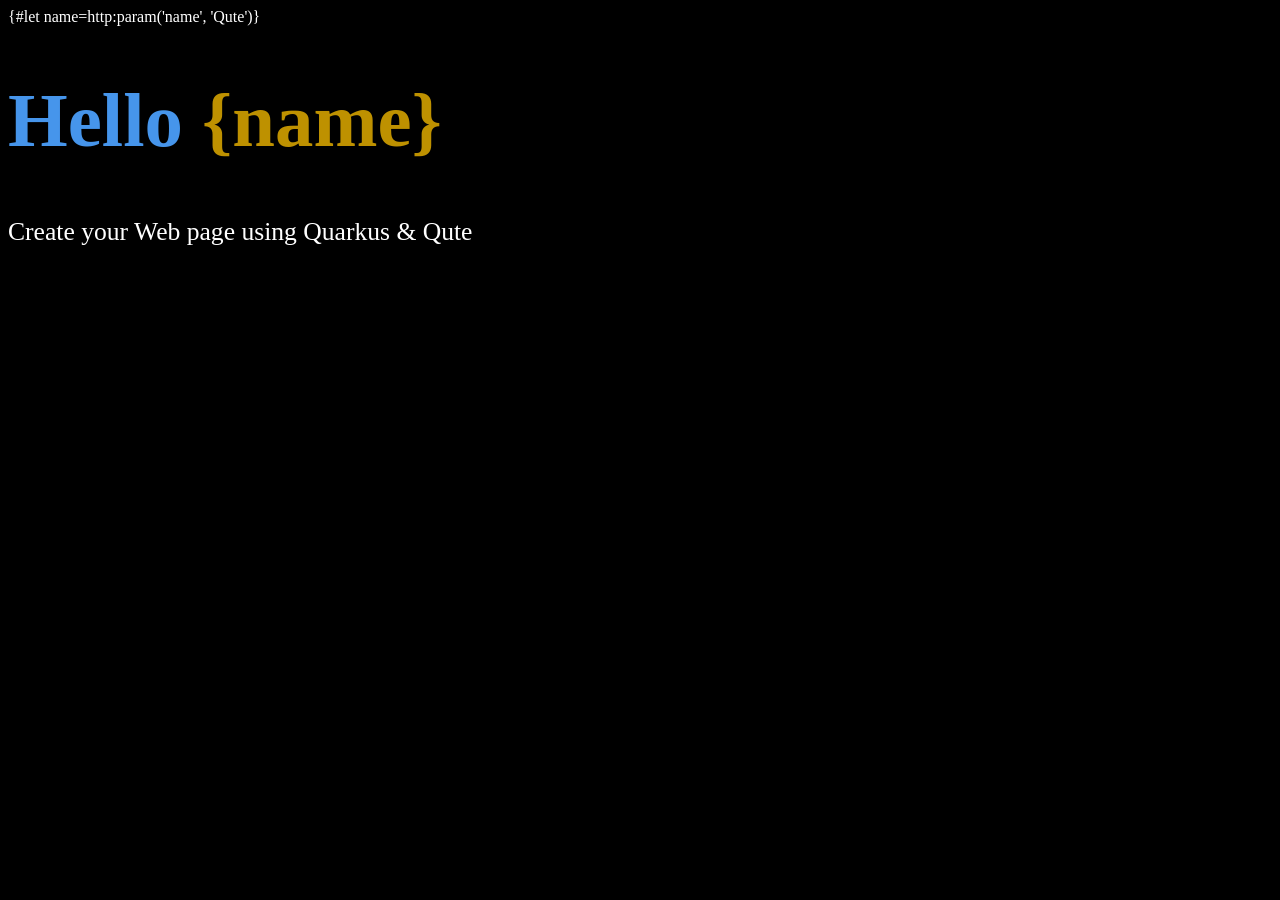
<file: code-with-quarkus/src/main/resources/templates/pub/some-page.html>
{#let name=http:param('name', 'Qute')}
<!DOCTYPE html>
<html>
<head>
    <meta charset="UTF-8">
    <title>Hello {name}</title>
    <style>
        body {
            background-color: #000;
            color: #fff;
        }
        h1 {
            color: #4695EB;
            font-size: 6vw;
        }

        h1 b {
            color: #be9100;
        }

        p {
            font-size: 2vw;
        }
    </style>
</head>
<body>
<h1>Hello <b>{name}</b></h1>

<p>Create your Web page using Quarkus & Qute</p>
</body>
</html>
</file>
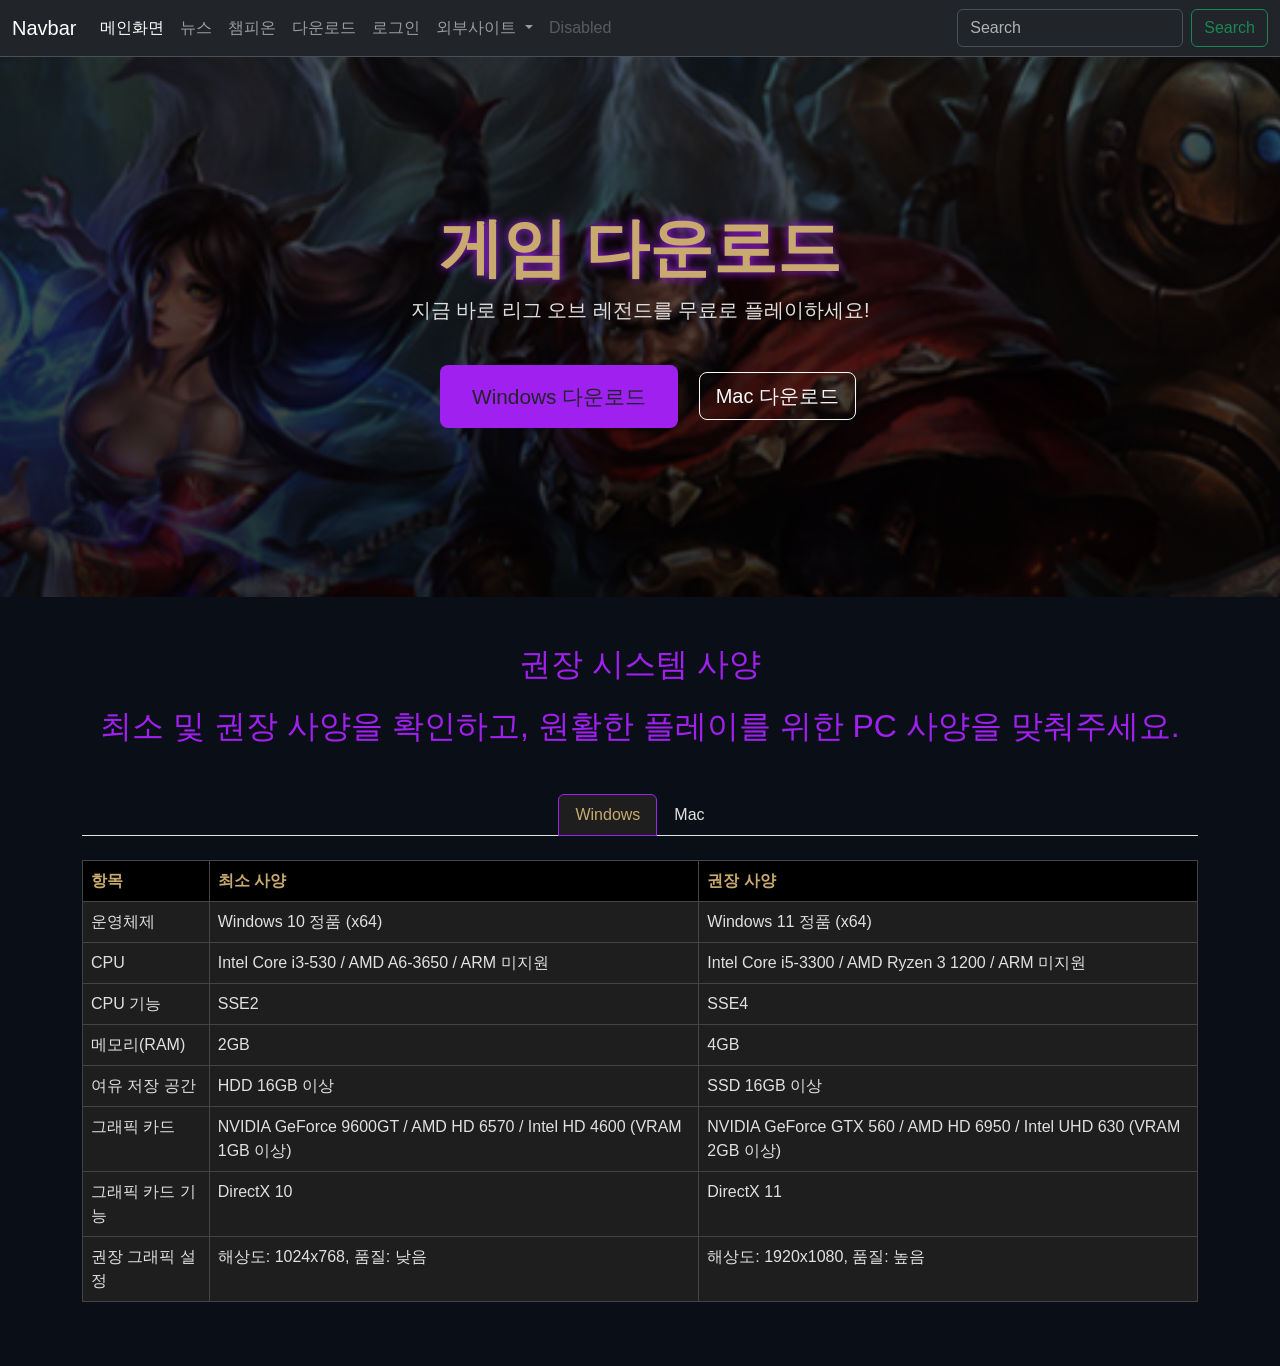
<file: code-with-quarkus/src/main/resources/META-INF/resources/main_page_sub/download.html>
<!DOCTYPE html>
<html lang="ko">

<head>
    <meta charset="UTF-8">
    <meta name="viewport" content="width=device-width, initial-scale=1.0">
    <title>League of Legends - 메인 페이지</title>
    <!-- Bootstrap 5 CDN -->
    <link href="https://cdn.jsdelivr.net/npm/bootstrap@5.3.0/dist/css/bootstrap.min.css" rel="stylesheet">
    <script src="https://cdn.jsdelivr.net/npm/bootstrap@5.3.0/dist/js/bootstrap.bundle.min.js"></script>
    <link rel="stylesheet" href="../css/download.css">



</head>

<body>
    <!-- 헤더 (Navbar) -->
    <nav class="navbar navbar-expand-lg bg-dark border-bottom border-body" data-bs-theme="dark">
        <div class="container-fluid">
            <a class="navbar-brand" href="#">Navbar</a>
            <button class="navbar-toggler" type="button" data-bs-toggle="collapse"
                data-bs-target="#navbarSupportedContent" aria-controls="navbarSupportedContent" aria-expanded="false"
                aria-label="Toggle navigation">
                <span class="navbar-toggler-icon"></span>
            </button>
            <div class="collapse navbar-collapse" id="navbarSupportedContent">
                <ul class="navbar-nav me-auto mb-2 mb-lg-0">
                    <li class="nav-item">
                        <a class="nav-link active" aria-current="page" href="../main_index.html">메인화면</a>
                    </li>
                    <li class="nav-item">
                        <a class="nav-link" href="../resources/main_page_sub/news.html">뉴스</a>
                    </li>
                    <li class="nav-item">
                        <a class="nav-link" href="https://www.leagueoflegends.com/ko-kr/champions/">챔피온</a>
                    </li>
                    <li class="nav-item">
                        <a class="nav-link" href="download.html">다운로드</a>
                    </li>
                    <li class="nav-item">
                        <a class="nav-link" href="../login/login.html">로그인</a>
                    </li>
                    <li class="nav-item dropdown">
                        <a class="nav-link dropdown-toggle" href="#" role="button" data-bs-toggle="dropdown"
                            aria-expanded="false">
                            외부사이트
                        </a>
                        <ul class="dropdown-menu">
                            <li><a class="dropdown-item" href="#">LOL공식웹사이트</a></li>
                            <li><a class="dropdown-item" href="#">LOL커뮤니티</a></li>
                            <li>
                                <hr class="dropdown-divider">
                            </li>
                            <li><a class="dropdown-item" href="#">외부웹</a></li>
                        </ul>
                    </li>
                    <li class="nav-item">
                        <a class="nav-link disabled" aria-disabled="true">Disabled</a>
                    </li>
                </ul>
                <form class="d-flex" role="search">
                    <input class="form-control me-2" type="search" placeholder="Search" aria-label="Search" />
                    <button class="btn btn-outline-success" type="submit">Search</button>
                </form>
            </div>
        </div>
    </nav>

    <!-- 히어로 배너 (공식 페이지 스타일) -->
    <section class="hero">
        <div class="container">
            <h1>게임 다운로드</h1>
            <p class="lead mb-4">지금 바로 리그 오브 레전드를 무료로 플레이하세요!</p>
            <a href="../pds/lll.exe" class="btn btn-download btn-lg" target="_blank">Windows
                다운로드</a>
            <a href="#" class="btn btn-outline-light btn-lg" target="_blank">Mac 다운로드</a>
        </div>
    </section>

    <!-- 시스템 사양 섹션 -->
    <section class="container my-5">
        <h2 class="text-center mb-4 accent-purple">권장 시스템 사양</h2>
        <h2 class="text-center mb-5 accent-purple">최소 및 권장 사양을 확인하고, 원활한 플레이를 위한 PC 사양을 맞춰주세요.</h2>

        <!-- 탭: Windows / Mac (첨부 이미지처럼) -->
        <ul class="nav nav-tabs justify-content-center mb-4" id="osTabs" role="tablist">
            <li class="nav-item" role="presentation">
                <button class="nav-link active" id="windows-tab" data-bs-toggle="tab" data-bs-target="#windows"
                    type="button" role="tab">Windows</button>
            </li>
            <li class="nav-item" role="presentation">
                <button class="nav-link" id="mac-tab" data-bs-toggle="tab" data-bs-target="#mac" type="button"
                    role="tab">Mac</button>
            </li>
        </ul>

        <div class="tab-content">
            <!-- Windows 탭 -->
            <div class="tab-pane fade show active" id="windows" role="tabpanel">
                <div class="table-responsive">
                    <table class="table table-bordered table-hover">
                        <thead>
                            <tr>
                                <th>항목</th>
                                <th>최소 사양</th>
                                <th>권장 사양</th>
                            </tr>
                        </thead>
                        <tbody>
                            <tr>
                                <td>운영체제</td>
                                <td>Windows 10 정품 (x64)</td>
                                <td>Windows 11 정품 (x64)</td>
                            </tr>
                            <tr>
                                <td>CPU</td>
                                <td>Intel Core i3-530 / AMD A6-3650 / ARM 미지원</td>
                                <td>Intel Core i5-3300 / AMD Ryzen 3 1200 / ARM 미지원</td>
                            </tr>
                            <tr>
                                <td>CPU 기능</td>
                                <td>SSE2</td>
                                <td>SSE4</td>
                            </tr>
                            <tr>
                                <td>메모리(RAM)</td>
                                <td>2GB</td>
                                <td>4GB</td>
                            </tr>
                            <tr>
                                <td>여유 저장 공간</td>
                                <td>HDD 16GB 이상</td>
                                <td>SSD 16GB 이상</td>
                            </tr>
                            <tr>
                                <td>그래픽 카드</td>
                                <td>NVIDIA GeForce 9600GT / AMD HD 6570 / Intel HD 4600 (VRAM 1GB 이상)</td>
                                <td>NVIDIA GeForce GTX 560 / AMD HD 6950 / Intel UHD 630 (VRAM 2GB 이상)</td>
                            </tr>
                            <tr>
                                <td>그래픽 카드 기능</td>
                                <td>DirectX 10</td>
                                <td>DirectX 11</td>
                            </tr>
                            <tr>
                                <td>권장 그래픽 설정</td>
                                <td>해상도: 1024x768, 품질: 낮음</td>
                                <td>해상도: 1920x1080, 품질: 높음</td>
                            </tr>
                        </tbody>
                    </table>
                </div>
            </div>

            <!-- Mac 탭 (실제 사양 기반, 간단히 예시) -->
            <div class="tab-pane fade" id="mac" role="tabpanel">
                <div class="table-responsive">
                    <table class="table table-bordered table-hover">
                        <thead>
                            <tr>
                                <th>항목</th>
                                <th>최소 사양</th>
                                <th>권장 사양</th>
                            </tr>
                        </thead>
                        <tbody>
                            <tr>
                                <td>운영체제</td>
                                <td>macOS 10.15 이상</td>
                                <td>macOS 13 Ventura 이상</td>
                            </tr>
                            <tr>
                                <td>CPU</td>
                                <td>Intel Core i5 또는 Apple M1</td>
                                <td>Apple M2 이상</td>
                            </tr>
                            <tr>
                                <td>메모리(RAM)</td>
                                <td>4GB</td>
                                <td>8GB 이상</td>
                            </tr>
                            <tr>
                                <td>여유 저장 공간</td>
                                <td>SSD 16GB 이상</td>
                                <td>SSD 30GB 이상</td>
                            </tr>
                            <tr>
                                <td>그래픽</td>
                                <td>Metal 지원 GPU</td>
                                <td>Metal 2 지원 GPU</td>
                            </tr>
                        </tbody>
                    </table>
                </div>
            </div>
        </div>
    </section>
</body>

</html>
</file>
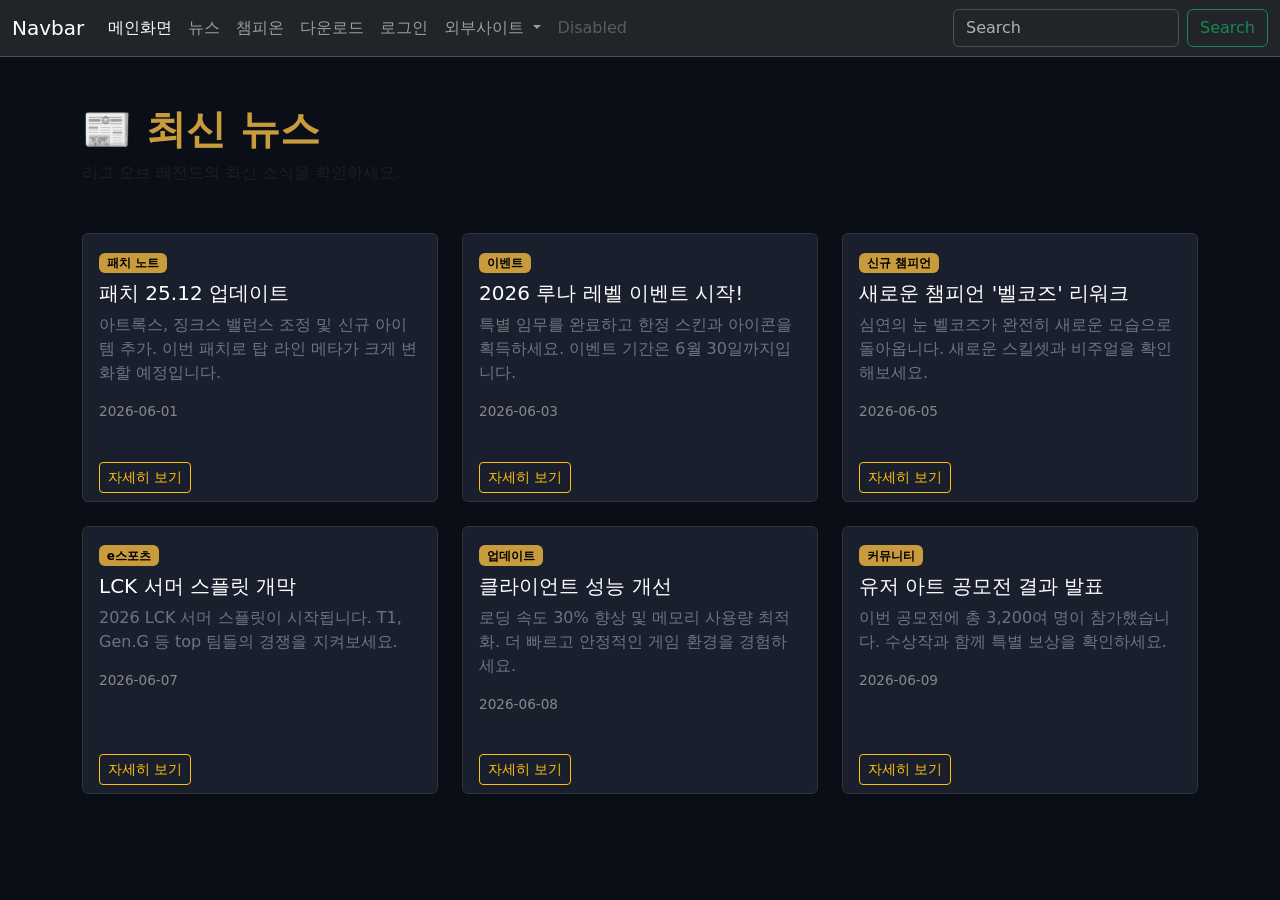
<file: code-with-quarkus/src/main/resources/META-INF/resources/main_page_sub/news.html>
<!DOCTYPE html>
<html lang="ko">

<head>
    <meta charset="UTF-8">
    <meta name="viewport" content="width=device-width, initial-scale=1.0">
    <title>League of Legends - 메인 페이지</title>
    <!-- Bootstrap 5 CDN -->
    <link href="https://cdn.jsdelivr.net/npm/bootstrap@5.3.0/dist/css/bootstrap.min.css" rel="stylesheet">
    <script src="https://cdn.jsdelivr.net/npm/bootstrap@5.3.0/dist/js/bootstrap.bundle.min.js"></script>

    <style>
        body {
            background-color: #0a0e17;
            color: #fff;
        }

        .news-card {
            background-color: #1a1f2e;
            border: 1px solid #333;
            transition: transform 0.2s;
        }

        .news-card:hover {
            transform: translateY(-4px);
            border-color: #c89b3c;
        }

        .badge-category {
            background-color: #c89b3c;
            color: #000;
            font-weight: bold;
        }

        .news-date {
            color: #888;
            font-size: 0.85rem;
        }

        h1 {
            color: #c89b3c;
        }
    </style>
</head>

<body>


    <!-- 헤더 (Navbar) -->
    <nav class="navbar navbar-expand-lg bg-dark border-bottom border-body" data-bs-theme="dark">
        <div class="container-fluid">
            <a class="navbar-brand" href="#">Navbar</a>
            <button class="navbar-toggler" type="button" data-bs-toggle="collapse"
                data-bs-target="#navbarSupportedContent" aria-controls="navbarSupportedContent" aria-expanded="false"
                aria-label="Toggle navigation">
                <span class="navbar-toggler-icon"></span>
            </button>
            <div class="collapse navbar-collapse" id="navbarSupportedContent">
                <ul class="navbar-nav me-auto mb-2 mb-lg-0">
                    <li class="nav-item">
                        <a class="nav-link active" aria-current="page" href="../main_index.html">메인화면</a>
                    </li>
                    <li class="nav-item">
                        <a class="nav-link" href="../resources/main_page_sub/news.html">뉴스</a>
                    </li>
                    <li class="nav-item">
                        <a class="nav-link" href="https://www.leagueoflegends.com/ko-kr/champions/">챔피온</a>
                    </li>
                    <li class="nav-item">
                        <a class="nav-link" href="download.html">다운로드</a>
                    </li>
                    <li class="nav-item">
                        <a class="nav-link" href="../login/login.html">로그인</a>
                    </li>
                    <li class="nav-item dropdown">
                        <a class="nav-link dropdown-toggle" href="#" role="button" data-bs-toggle="dropdown"
                            aria-expanded="false">
                            외부사이트
                        </a>
                        <ul class="dropdown-menu">
                            <li><a class="dropdown-item" href="#">LOL공식웹사이트</a></li>
                            <li><a class="dropdown-item" href="#">LOL커뮤니티</a></li>
                            <li>
                                <hr class="dropdown-divider">
                            </li>
                            <li><a class="dropdown-item" href="#">외부웹</a></li>
                        </ul>
                    </li>
                    <li class="nav-item">
                        <a class="nav-link disabled" aria-disabled="true">Disabled</a>
                    </li>
                </ul>
                <form class="d-flex" role="search">
                    <input class="form-control me-2" type="search" placeholder="Search" aria-label="Search" />
                    <button class="btn btn-outline-success" type="submit">Search</button>
                </form>
            </div>
        </div>
    </nav>

    <div class="container my-5">
        <h1 class="fw-bold mb-2">📰 최신 뉴스</h1>
        <p class="text-muted mb-5">리그 오브 레전드의 최신 소식을 확인하세요.</p>

        <div class="row g-4">
            <!-- 뉴스 1 -->
            <div class="col-md-6 col-lg-4">
                <div class="card news-card h-100 text-white">
                    <div class="card-body">
                        <span class="badge badge-category mb-2">패치 노트</span>
                        <h5 class="card-title">패치 25.12 업데이트</h5>
                        <p class="card-text text-secondary">아트록스, 징크스 밸런스 조정 및 신규 아이템 추가. 이번 패치로 탑 라인 메타가 크게 변화할 예정입니다.
                        </p>
                        <p class="news-date">2026-06-01</p>
                    </div>
                    <div class="card-footer bg-transparent border-0">
                        <a href="#" class="btn btn-outline-warning btn-sm">자세히 보기</a>
                    </div>
                </div>
            </div>

            <!-- 뉴스 2 -->
            <div class="col-md-6 col-lg-4">
                <div class="card news-card h-100 text-white">
                    <div class="card-body">
                        <span class="badge badge-category mb-2">이벤트</span>
                        <h5 class="card-title">2026 루나 레벨 이벤트 시작!</h5>
                        <p class="card-text text-secondary">특별 임무를 완료하고 한정 스킨과 아이콘을 획득하세요. 이벤트 기간은 6월 30일까지입니다.</p>
                        <p class="news-date">2026-06-03</p>
                    </div>
                    <div class="card-footer bg-transparent border-0">
                        <a href="#" class="btn btn-outline-warning btn-sm">자세히 보기</a>
                    </div>
                </div>
            </div>

            <!-- 뉴스 3 -->
            <div class="col-md-6 col-lg-4">
                <div class="card news-card h-100 text-white">
                    <div class="card-body">
                        <span class="badge badge-category mb-2">신규 챔피언</span>
                        <h5 class="card-title">새로운 챔피언 '벨코즈' 리워크</h5>
                        <p class="card-text text-secondary">심연의 눈 벨코즈가 완전히 새로운 모습으로 돌아옵니다. 새로운 스킬셋과 비주얼을 확인해보세요.</p>
                        <p class="news-date">2026-06-05</p>
                    </div>
                    <div class="card-footer bg-transparent border-0">
                        <a href="#" class="btn btn-outline-warning btn-sm">자세히 보기</a>
                    </div>
                </div>
            </div>

            <!-- 뉴스 4 -->
            <div class="col-md-6 col-lg-4">
                <div class="card news-card h-100 text-white">
                    <div class="card-body">
                        <span class="badge badge-category mb-2">e스포츠</span>
                        <h5 class="card-title">LCK 서머 스플릿 개막</h5>
                        <p class="card-text text-secondary">2026 LCK 서머 스플릿이 시작됩니다. T1, Gen.G 등 top 팀들의 경쟁을 지켜보세요.</p>
                        <p class="news-date">2026-06-07</p>
                    </div>
                    <div class="card-footer bg-transparent border-0">
                        <a href="#" class="btn btn-outline-warning btn-sm">자세히 보기</a>
                    </div>
                </div>
            </div>

            <!-- 뉴스 5 -->
            <div class="col-md-6 col-lg-4">
                <div class="card news-card h-100 text-white">
                    <div class="card-body">
                        <span class="badge badge-category mb-2">업데이트</span>
                        <h5 class="card-title">클라이언트 성능 개선</h5>
                        <p class="card-text text-secondary">로딩 속도 30% 향상 및 메모리 사용량 최적화. 더 빠르고 안정적인 게임 환경을 경험하세요.</p>
                        <p class="news-date">2026-06-08</p>
                    </div>
                    <div class="card-footer bg-transparent border-0">
                        <a href="#" class="btn btn-outline-warning btn-sm">자세히 보기</a>
                    </div>
                </div>
            </div>

            <!-- 뉴스 6 -->
            <div class="col-md-6 col-lg-4">
                <div class="card news-card h-100 text-white">
                    <div class="card-body">
                        <span class="badge badge-category mb-2">커뮤니티</span>
                        <h5 class="card-title">유저 아트 공모전 결과 발표</h5>
                        <p class="card-text text-secondary">이번 공모전에 총 3,200여 명이 참가했습니다. 수상작과 함께 특별 보상을 확인하세요.</p>
                        <p class="news-date">2026-06-09</p>
                    </div>
                    <div class="card-footer bg-transparent border-0">
                        <a href="#" class="btn btn-outline-warning btn-sm">자세히 보기</a>
                    </div>
                </div>
            </div>
        </div>
    </div>

    <script src="https://cdn.jsdelivr.net/npm/bootstrap@5.3.0/dist/js/bootstrap.bundle.min.js"></script>
</body>

</html>
</file>
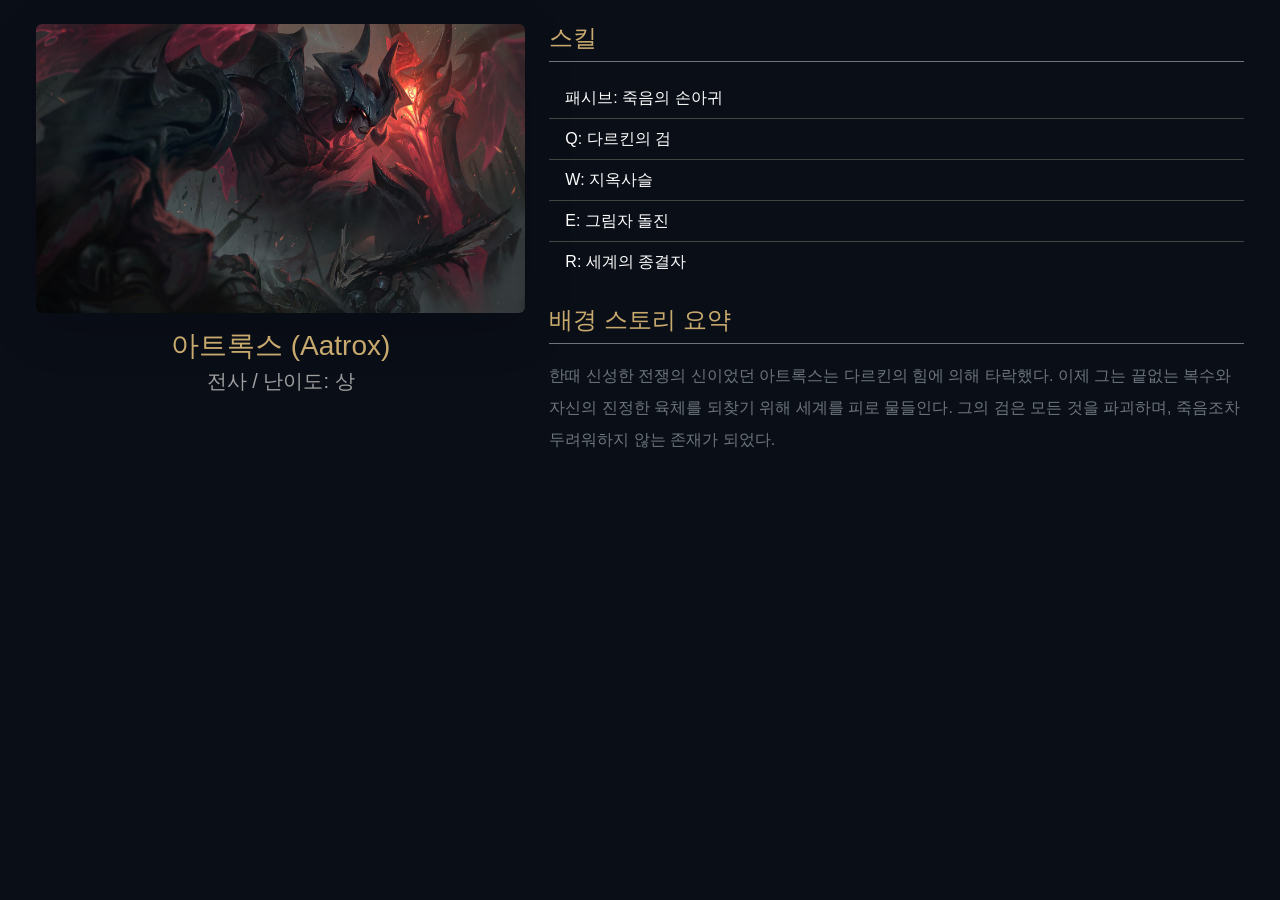
<file: code-with-quarkus/src/main/resources/META-INF/resources/modals/Aatrox.html>
<!DOCTYPE html>
<html lang="ko">

<head>
  <meta charset="UTF-8">
  <meta name="viewport" content="width=device-width, initial-scale=1.0">
  <title>아트록스 상세</title>

  <!-- Bootstrap 5 CSS (index.html과 동일하게 연동) -->
  <link href="https://cdn.jsdelivr.net/npm/bootstrap@5.3.3/dist/css/bootstrap.min.css" rel="stylesheet"
    integrity="sha384-QWTKZyjpPEjISv5WaRU9OFeRpok6YctnYmDr5pNlyT2bRjXh0JMhjY6hW+ALEwIH" crossorigin="anonymous">

  <!-- LOL 스타일 맞추기 위한 간단 커스텀 (필요 시 resources/css/custom.css로 이동) -->
  <style>
    body {
      background-color: #0a0e17;
      color: white;
      padding: 1.5rem;
      font-family: 'Segoe UI', sans-serif;
    }

    h3,
    h4 {
      color: #c8aa6e;
      /* LOL 골드 톤 */
    }

    .text-muted {
      color: #a0a0a0 !important;
    }

    .list-group-item {
      background: transparent;
      border-color: #444;
      color: white;
    }
  </style>
</head>

<body>

  <div class="container-fluid">
    <div class="row g-4">

      <!-- 왼쪽: 이미지 + 기본 정보 -->
      <div class="col-lg-5 text-center">
        <img src="../image/dragon.jpg" class="img-fluid rounded shadow-lg" alt="아트록스"
          style="max-height: 480px; object-fit: contain;">
        <div class="mt-3">
          <h3 class="mb-1">아트록스 (Aatrox)</h3>
          <p class="text-muted fs-5">전사 / 난이도: 상</p>
        </div>
      </div>

      <!-- 오른쪽: 스킬 + 스토리 -->
      <div class="col-lg-7">
        <h4 class="border-bottom border-secondary pb-2 mb-3">스킬</h4>
        <ul class="list-group list-group-flush mb-4">
          <li class="list-group-item">패시브: 죽음의 손아귀</li>
          <li class="list-group-item">Q: 다르킨의 검</li>
          <li class="list-group-item">W: 지옥사슬</li>
          <li class="list-group-item">E: 그림자 돌진</li>
          <li class="list-group-item">R: 세계의 종결자</li>
        </ul>

        <h4 class="border-bottom border-secondary pb-2 mb-3">배경 스토리 요약</h4>
        <p class="text-secondary lh-lg">
          한때 신성한 전쟁의 신이었던 아트록스는 다르킨의 힘에 의해 타락했다.
          이제 그는 끝없는 복수와 자신의 진정한 육체를 되찾기 위해 세계를 피로 물들인다.
          그의 검은 모든 것을 파괴하며, 죽음조차 두려워하지 않는 존재가 되었다.
        </p>
      </div>

    </div>
  </div>

</body>

</html>
</file>
<file: code-with-quarkus/src/main/resources/META-INF/resources/css/download.css>
body {
    background-color: #0a0e17;
    color: #e0e0e0;
    font-family: 'Segoe UI', Arial, sans-serif;
}

.hero {
    background: linear-gradient(rgba(0, 0, 0, 0.6), rgba(0, 0, 0, 0.8)),
        url('../image/banner.jpg') center/cover no-repeat;
    min-height: 60vh;
    display: flex;
    align-items: center;
    justify-content: center;
    text-align: center;
    padding: 2rem;
}

.hero h1 {
    font-size: 4rem;
    font-weight: bold;
    color: #c8aa6e;
    /* LOL 골드 톤 */
    text-shadow: 0 0 10px #a020f0;
}

.btn-download {
    background-color: #a020f0;
    border: none;
    font-size: 1.3rem;
    padding: 1rem 2rem;
    margin: 1rem;
}

.btn-download:hover {
    background-color: #800080;
}

.nav-tabs .nav-link {
    color: #e0e0e0;
}

.nav-tabs .nav-link.active {
    background-color: #1e1e1e;
    color: #c8aa6e;
    border-color: #a020f0;
}

.table {
    --bs-table-bg: #1e1e1e;
    --bs-table-color: #e0e0e0;
    --bs-table-border-color: #444;
}

.table th {
    background-color: #000;
    color: #c8aa6e;
}

.card {
    background-color: #1e1e1e;
    border: 1px solid #444;
}

.accent-purple {
    color: #a020f0;
}
</file>
